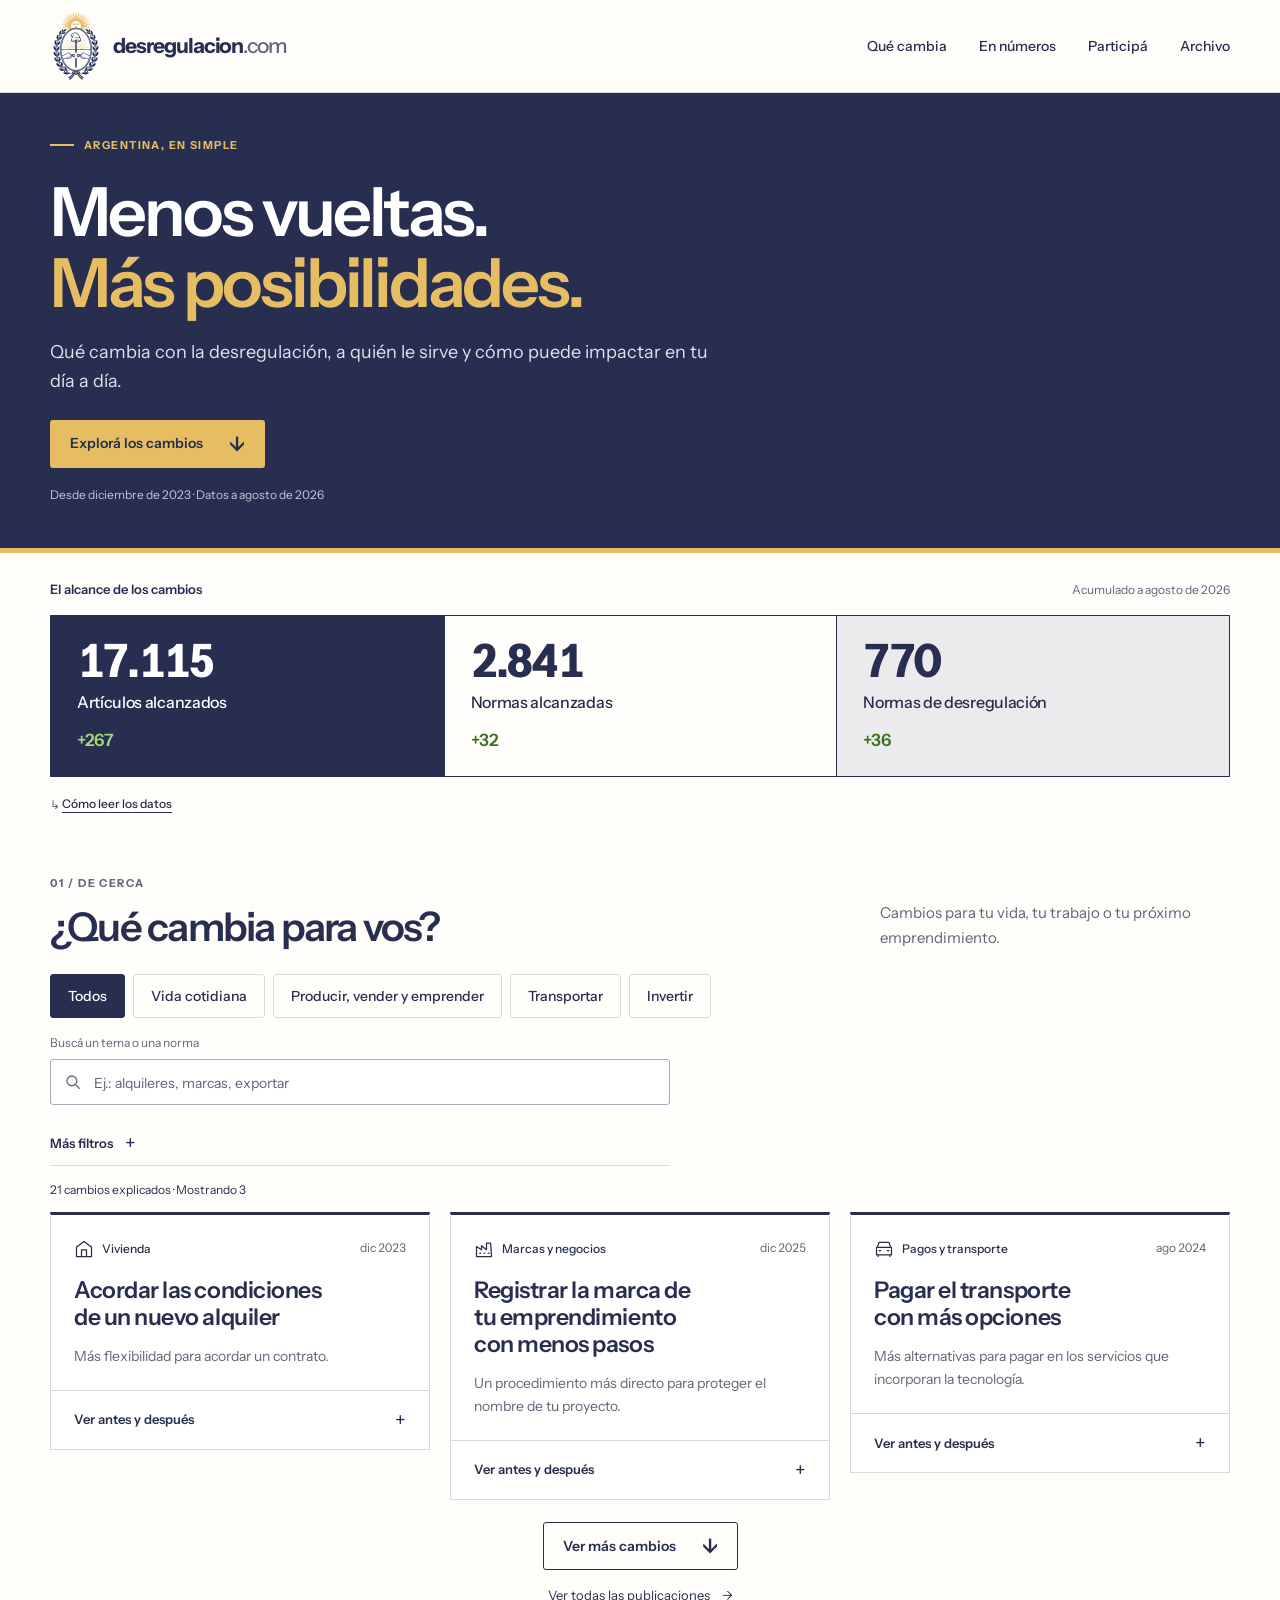
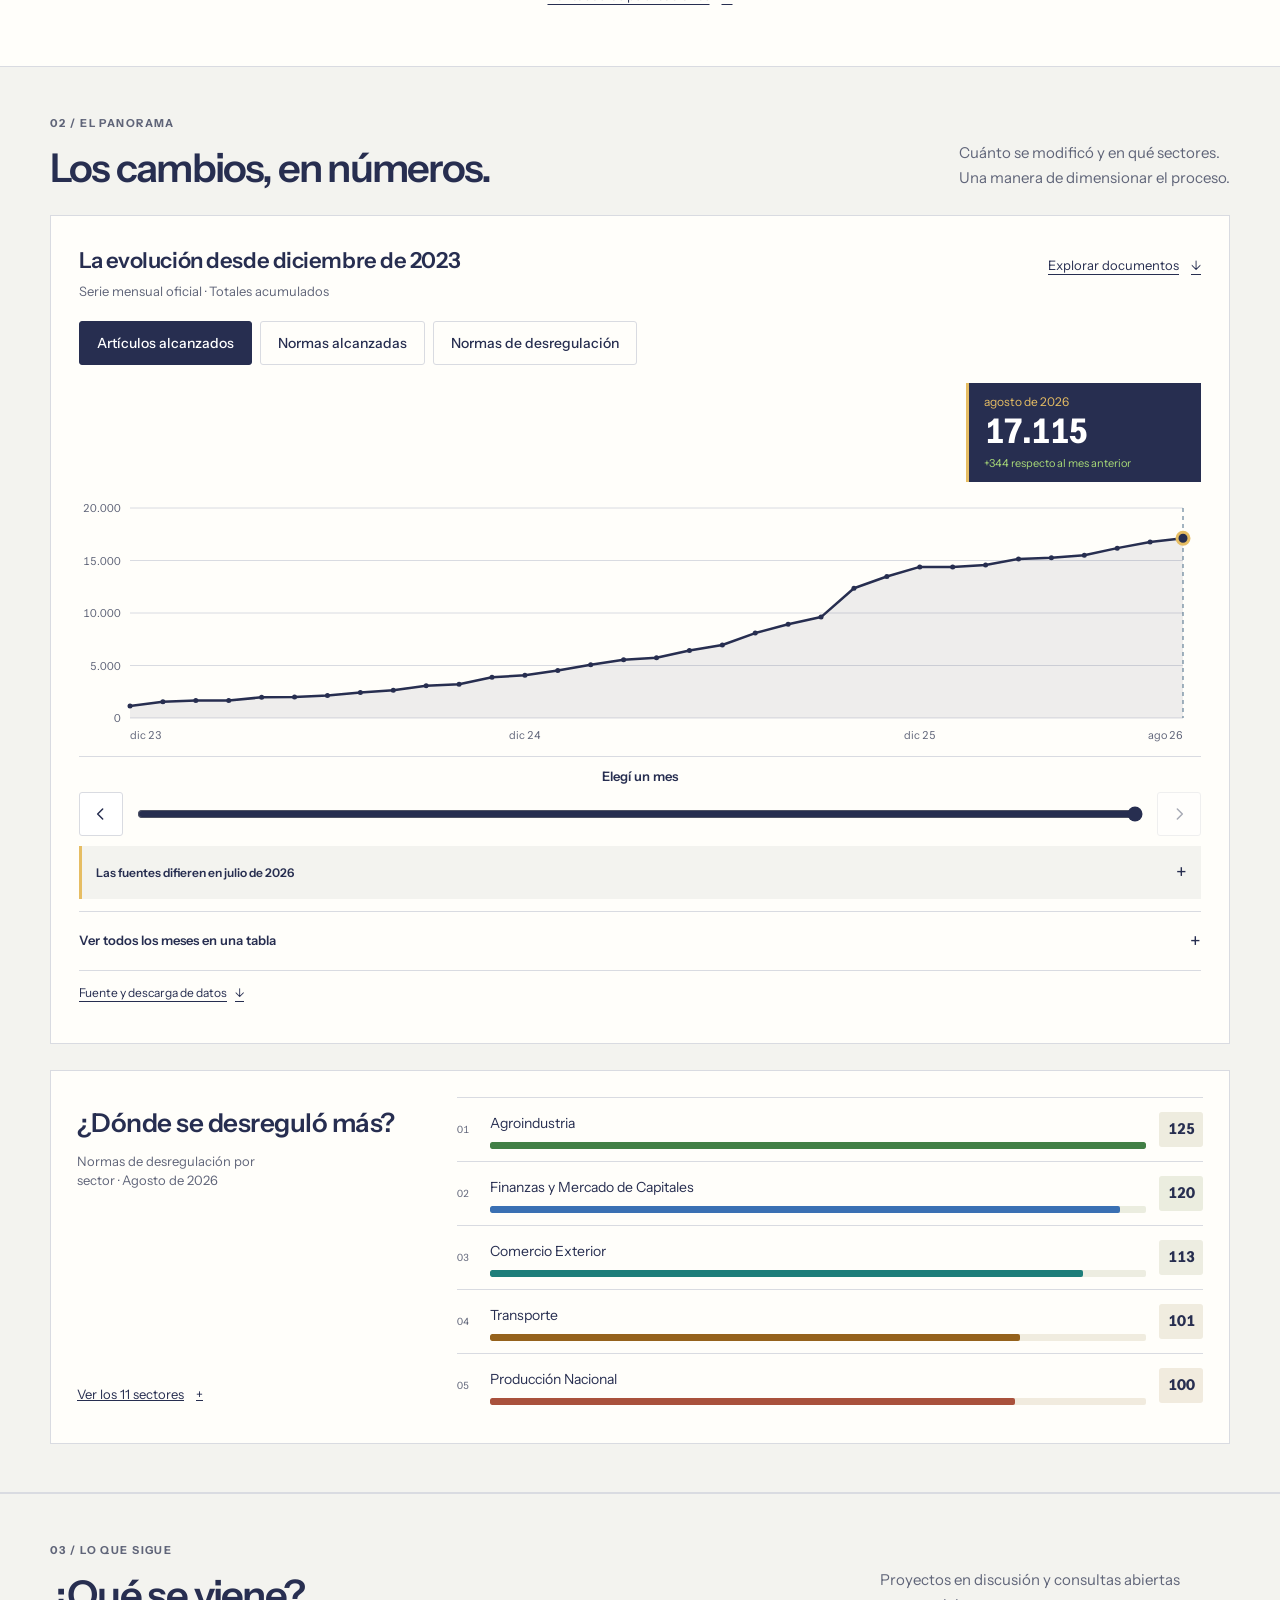
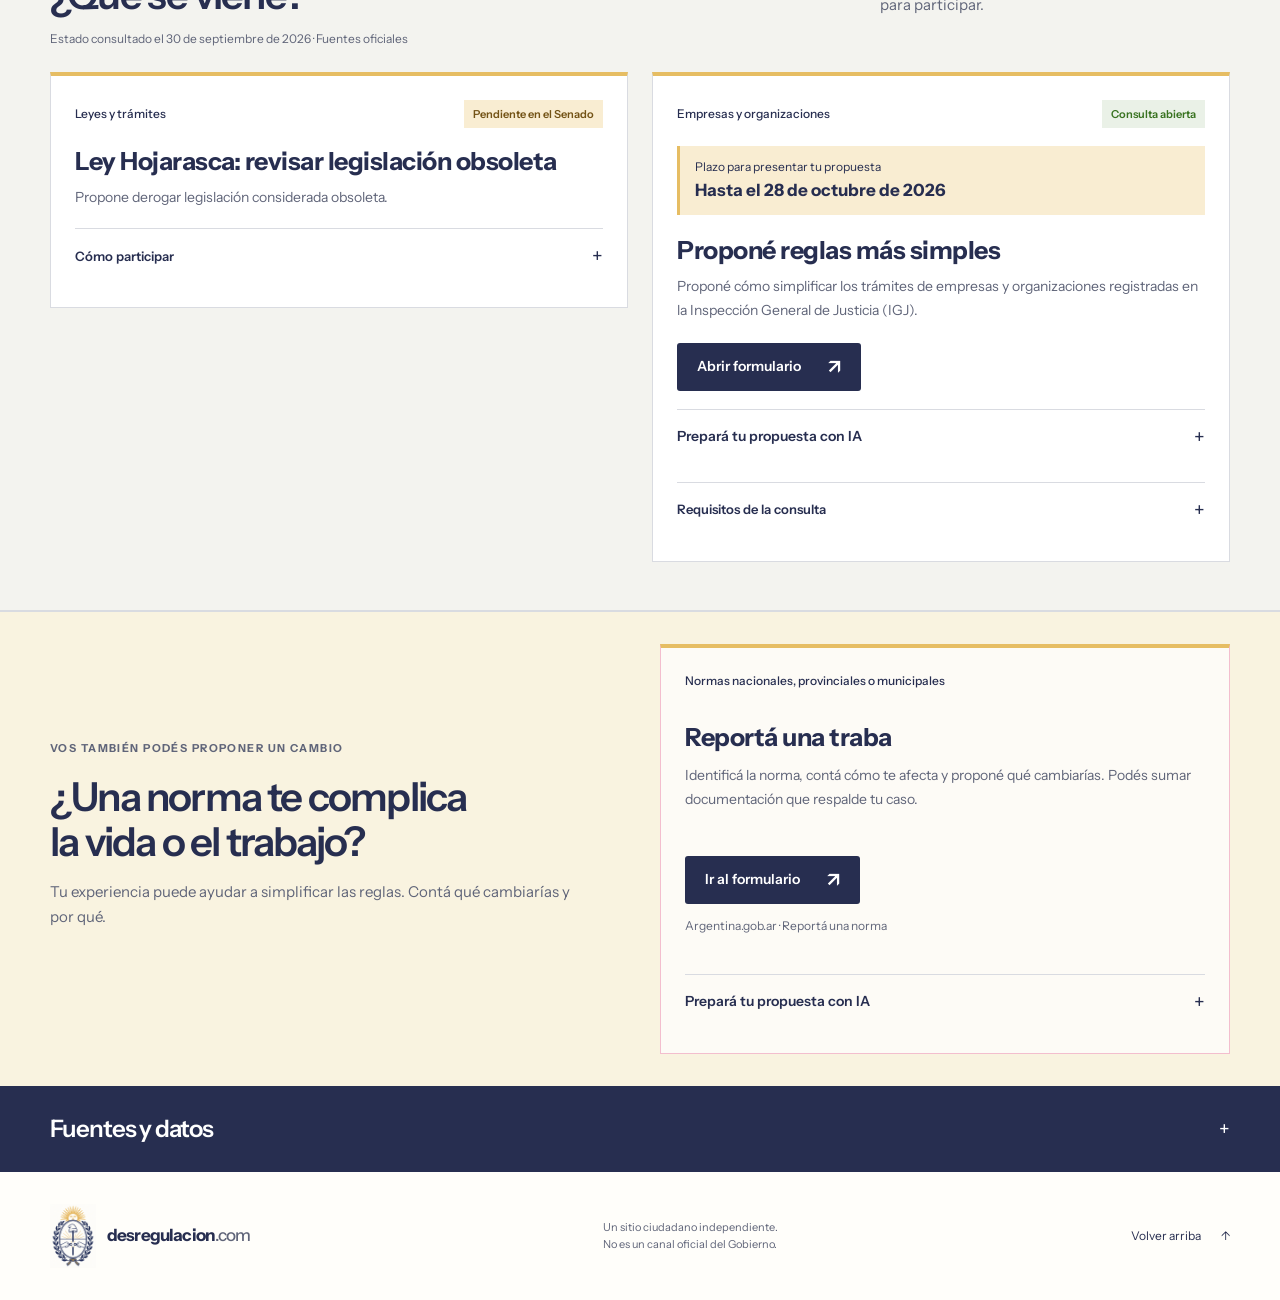
<file: index.html>
<!DOCTYPE html>
<html lang="es-AR">
<head>
  <meta charset="utf-8" />
  <meta name="viewport" content="width=device-width, initial-scale=1" />
  <meta name="theme-color" content="#272e50" />
  <title>Desregulación · Qué cambia para vos</title>
  <link rel="canonical" href="https://desregulacion.com/" />
  <meta name="description" content="Entendé qué cambió con la desregulación en Argentina, a quién le sirve y cómo participar. Historia desde diciembre de 2023, archivo de fuentes y cambios explicados en simple." />
  <link rel="preconnect" href="https://fonts.googleapis.com" />
  <link rel="preconnect" href="https://fonts.gstatic.com" crossorigin />
  <link href="https://fonts.googleapis.com/css2?family=Instrument+Sans:wght@400;500;600;700&display=swap" rel="stylesheet" />
  <link rel="icon" type="image/png" href="assets/favicon.png" />
  <link rel="stylesheet" href="styles.css" />
</head>
<body>
  <a class="skip-link" href="#contenido">Saltar al contenido</a>
  <header class="site-header">
    <div class="container header-inner">
      <a class="brand" href="#inicio" aria-label="Desregulación, inicio"><img class="brand-mark" src="assets/desregulacion-emblem-web.png" width="52" height="72" alt="" /><span>desregulacion<span class="brand-domain">.com</span></span></a>
      <nav aria-label="Navegación principal"><a href="#ejemplos">Qué cambia</a><a href="#numeros">En números</a><a href="#participar">Participá</a><a href="archivo/" data-archive-link>Archivo</a></nav>
    </div>
  </header>
  <main id="contenido" tabindex="-1">
    <section class="hero" id="inicio" aria-labelledby="hero-title">
      <div class="container hero-grid">
        <div class="hero-copy">
          <p class="eyebrow"><span class="little-line" aria-hidden="true"></span> Argentina, en simple</p>
          <h1 id="hero-title">Menos vueltas.<br><span>Más posibilidades.</span></h1>
          <p class="hero-description">Qué cambia con la desregulación, a quién le sirve y cómo puede impactar en tu día a día.</p>
          <a class="button button-gold" href="#ejemplos">Explorá los cambios <span aria-hidden="true">↓</span></a>
          <p class="hero-footnote">Desde diciembre de 2023 · Datos a agosto de 2026</p>
        </div>
      </div>
    </section>
    <div class="container">
      <div id="load-status" class="load-status" role="status" hidden><p>Cargando los datos del informe…</p></div>
      <noscript><div class="notice">Para explorar los cambios, activá JavaScript. También podés <a href="https://www.argentina.gob.ar/desregulacion/desregulacion-en-numeros">leer el informe en el sitio oficial</a>.</div></noscript>
      <section class="overview" aria-labelledby="overview-title">
        <div class="section-overline"><h2 id="overview-title">El alcance de los cambios</h2><span>Acumulado a agosto de 2026</span></div>
        <div class="kpis" id="kpis" aria-busy="true"></div>
        <p class="data-note"><span aria-hidden="true">↳</span> <a href="#metodologia">Cómo leer los datos</a></p>
      </section>
      <section class="changes section-space" id="ejemplos" aria-labelledby="changes-title">
        <div class="section-heading"><div><p class="eyebrow">01 / De cerca</p><h2 id="changes-title">¿Qué cambia para vos?</h2></div><p>Cambios para tu vida, tu trabajo o tu próximo emprendimiento.</p></div>
        <div id="explorer-status" class="load-status" role="status"><p>Cargando los cambios…</p></div>
        <div class="explorer-controls" id="explorer-controls" hidden>
          <div class="filters" role="group" aria-label="Filtrar cambios por interés">
            <button type="button" class="filter" data-filter="todos" aria-pressed="true" aria-controls="examples">Todos</button>
            <button type="button" class="filter" data-filter="cotidiana" aria-pressed="false" aria-controls="examples">Vida cotidiana</button>
            <button type="button" class="filter" data-filter="producir" aria-pressed="false" aria-controls="examples">Producir, vender y emprender</button>
            <button type="button" class="filter" data-filter="transporte" aria-pressed="false" aria-controls="examples">Transportar</button>
            <button type="button" class="filter" data-filter="invertir" aria-pressed="false" aria-controls="examples">Invertir</button>
          </div>
          <div class="search-wrap"><label for="search">Buscá un tema o una norma</label><div class="search-field"><svg viewBox="0 0 24 24" fill="none" stroke="currentColor" stroke-width="1.7" aria-hidden="true"><circle cx="10.5" cy="10.5" r="6.5"/><path d="m16 16 5 5"/></svg><input type="search" id="search" placeholder="Ej.: alquileres, marcas, exportar" autocomplete="off" /></div></div>
          <details class="advanced-filters" id="more-filters"><summary>Más filtros <span aria-hidden="true">+</span></summary><div class="explorer-fields"><div class="explorer-select"><label for="change-year">Año del cambio</label><select id="change-year"><option value="todos">Todos desde 2023</option><option value="2026">2026</option><option value="2025">2025</option><option value="2024">2024</option><option value="2023">2023</option></select></div>
          <div class="explorer-select"><label for="change-sort">Orden</label><select id="change-sort"><option value="destacados">Para empezar</option><option value="recientes">Más recientes</option><option value="antiguos">Desde el comienzo</option></select></div></div></details>
        </div>
        <div class="results-meta"><p id="result-count" role="status" aria-live="polite" aria-atomic="true"></p></div>
        <div class="examples" id="examples" aria-busy="true"></div>
        <div class="empty-state" id="empty-state" hidden><h3>No encontramos resultados con esos filtros</h3><p>Probá otro tema, elegí otro año o volvé a ver todo el período.</p><button class="button button-navy" id="reset-search" type="button">Ver todos los cambios</button></div>
        <div class="more-row"><button class="button button-outline" type="button" id="show-more" hidden>Ver más cambios <span aria-hidden="true">↓</span></button><a class="text-action" href="archivo/" data-archive-link>Ver todas las publicaciones <span aria-hidden="true">→</span></a></div>
      </section>
    </div>
    <section class="numbers-section" id="numeros" aria-labelledby="numbers-title">
      <div class="container">
        <div class="section-heading"><div><p class="eyebrow">02 / El panorama</p><h2 id="numbers-title">Los cambios, en números.</h2></div><p>Cuánto se modificó y en qué sectores.<br>Una manera de dimensionar el proceso.</p></div>
        <section class="history-panel" id="historial" aria-labelledby="history-title">
          <div class="history-heading"><div><h3 id="history-title">La evolución desde diciembre de 2023</h3><p>Serie mensual oficial · Totales acumulados</p></div><a href="archivo/" data-archive-link class="text-action">Explorar documentos <span aria-hidden="true">↓</span></a></div>
          <div class="history-controls" role="group" aria-label="Elegir indicador histórico">
            <button type="button" class="filter" data-metric="articulos" aria-pressed="true" aria-controls="history-chart">Artículos alcanzados</button>
            <button type="button" class="filter" data-metric="normativas" aria-pressed="false" aria-controls="history-chart">Normas alcanzadas</button>
            <button type="button" class="filter" data-metric="normas" aria-pressed="false" aria-controls="history-chart">Normas de desregulación</button>
          </div>
          <p id="history-status" role="status" aria-live="polite" hidden>Cargando la serie histórica…</p>
          <div id="history-chart" class="history-chart"></div>
          <div class="history-scrubber" id="history-scrubber" hidden><div class="history-slider-heading"><label for="history-month">Elegí un mes</label></div><div class="history-slider-row"><button id="history-prev" class="history-step" type="button" aria-label="Ver mes anterior"><svg viewBox="0 0 24 24" aria-hidden="true"><path d="m14 6-6 6 6 6"/></svg></button><input id="history-month" type="range" min="0" max="32" step="1" value="32" /><button id="history-next" class="history-step" type="button" aria-label="Ver mes siguiente"><svg viewBox="0 0 24 24" aria-hidden="true"><path d="m10 6 6 6-6 6"/></svg></button></div><p class="visually-hidden" id="history-selection-live" role="status" aria-live="polite"></p></div>
          <details class="history-reconciliation" id="history-reconciliation" hidden></details>
          <details class="data-table"><summary>Ver todos los meses en una tabla <span aria-hidden="true">+</span></summary><div id="history-table" class="table-scroll" role="region" aria-label="Tabla mensual, desplazable horizontalmente" tabindex="0"></div></details>
          <div class="history-sources"><a href="#fuente">Fuente y descarga de datos <span aria-hidden="true">↓</span></a></div>
        </section>
          <section class="sector-panel" id="sectores" aria-labelledby="sector-title"><div class="panel-heading"><h3 id="sector-title">¿Dónde se desreguló más?</h3><p>Normas de desregulación por sector · Agosto de 2026</p></div><ol class="sectors" id="sectors" aria-busy="true"></ol><div class="sector-more"><button id="show-sectors" class="text-action" type="button" aria-expanded="false" aria-controls="sectors" hidden>Ver los 11 sectores <span aria-hidden="true">+</span></button></div></section>
      </div>
    </section>
    <section class="upcoming-section" id="proximos" aria-labelledby="upcoming-title">
      <div class="container">
        <div class="section-heading"><div><p class="eyebrow">03 / Lo que sigue</p><h2 id="upcoming-title">¿Qué se viene?</h2></div><p>Proyectos en discusión y consultas abiertas para participar.</p></div>
        <p class="upcoming-reviewed" id="upcoming-reviewed"></p>
        <div id="upcoming-status" class="load-status" role="status"><p>Cargando las propuestas…</p></div>
        <div class="upcoming-grid" id="upcoming-cards">
          <article class="upcoming-card" id="igj-channel" aria-labelledby="igj-channel-title">
            <p class="category">Empresas y organizaciones</p><p class="proposal-deadline"><span>Plazo para presentar tu propuesta</span><strong>Hasta el <time datetime="2026-10-28">28 de octubre de 2026</time></strong></p><h3 id="igj-channel-title">Proponé reglas más simples</h3><p>Proponé cómo simplificar los trámites de empresas y organizaciones registradas en la Inspección General de Justicia (IGJ).</p>
            <div class="participation-action"><a class="button button-navy" href="https://www.argentina.gob.ar/formularios/consulta-publica-modificacion-de-la-rg-igj-152024" target="_blank" rel="noopener">Abrir formulario <span aria-hidden="true">↗</span><span class="visually-hidden">(nueva pestaña)</span></a><small>Argentina.gob.ar · Consulta pública de la IGJ</small></div>
            <div data-ai-channel="igj"></div>
          </article>
        </div>

      </div>
    </section>
    <section class="participation-section" id="participar" aria-labelledby="participation-title">
      <div class="container">
        <div class="participation-intro"><p class="eyebrow">Vos también podés proponer un cambio</p><h2 id="participation-title">¿Una norma te complica<br>la vida o el trabajo?</h2><p>Tu experiencia puede ayudar a simplificar las reglas. Contá qué cambiarías y por qué.</p></div>
        <div class="participation-channels">
          <article class="participation-card" id="reportar-norma" aria-labelledby="report-channel-title">
            <p class="category">Normas nacionales, provinciales o municipales</p>
            <h3 id="report-channel-title">Reportá una traba</h3>
            <p>Identificá la norma, contá cómo te afecta y proponé qué cambiarías. Podés sumar documentación que respalde tu caso.</p>
            <div class="participation-action"><a class="button button-navy" href="https://www.argentina.gob.ar/formularios/reportar-normativa" target="_blank" rel="noopener">Ir al formulario <span aria-hidden="true">↗</span><span class="visually-hidden">(nueva pestaña)</span></a><small>Argentina.gob.ar · Reportá una norma</small></div>
            <div data-ai-channel="norma"></div>
          </article>

        </div>
      </div>
    </section>
    <section class="source-section" id="fuente" aria-labelledby="source-title">
      <div class="container"><details id="source-details" class="source-details"><summary><h2 id="source-title">Fuentes y datos</h2><span aria-hidden="true">+</span></summary>
        <p class="source-intro">Publicaciones oficiales desde diciembre de 2023, explicadas en lenguaje cotidiano por este sitio.</p>
        <details id="metodologia" class="metric-definitions"><summary>Cómo leer las cifras <span aria-hidden="true">+</span></summary><dl><div><dt>Artículos alcanzados</dt><dd>Artículos modificados o eliminados por las medidas de desregulación.</dd></div><div><dt>Normas alcanzadas</dt><dd>Normas modificadas o eliminadas. Una norma puede contener varios artículos.</dd></div><div><dt>Normas de desregulación</dt><dd>Medidas publicadas que introducen cambios. Una medida puede alcanzar varias normas.</dd></div></dl><p>Las fechas indican la publicación o edición de la fuente. Cada explicación enlaza al texto oficial para revisar su alcance.</p></details>
        <div class="source-links compact-source-links">
          <a id="pdf-link" href="https://www.argentina.gob.ar/sites/default/files/2025/06/informe_analisis_de_la_desregulacion_implementada_agosto.pdf" target="_blank" rel="noopener"><span><strong>Informe oficial · Agosto 2026</strong><small>PDF · Se abre en una pestaña nueva</small></span><span class="source-icon" aria-hidden="true"><svg viewBox="0 0 24 24"><path d="M6 18 18 6M6 6h12v12"/></svg></span></a>
          <a href="https://www.argentina.gob.ar/desregulacion/desregulacion-en-numeros" target="_blank" rel="noopener"><span><strong>Desregulación en Números</strong><small>Portal oficial · Informes y metodología · Nueva pestaña</small></span><span class="source-icon" aria-hidden="true"><svg viewBox="0 0 24 24"><path d="M6 18 18 6M6 6h12v12"/></svg></span></a>
          <a href="https://www.argentina.gob.ar/cnv/consultas-publicas" target="_blank" rel="noopener"><span><strong>Consultas públicas de la CNV</strong><small>Otras oportunidades para participar · Nueva pestaña</small></span><span class="source-icon" aria-hidden="true"><svg viewBox="0 0 24 24"><path d="M6 18 18 6M6 6h12v12"/></svg></span></a>
          <a id="download-data" href="data/august-2026.json" download="desregulacion-agosto-2026.json"><span><strong>Descargar cifras de agosto de 2026</strong><small>JSON · Cifras y medidas del informe mensual</small></span><span class="source-icon" aria-hidden="true"><svg viewBox="0 0 24 24"><path d="M12 4v14m-6-6 6 6 6-6M5 21h14"/></svg></span></a>
        </div>
        <div class="data-downloads"><a id="download-history" href="data/history.json" download="desregulacion-historia.json">Serie mensual · JSON ↓</a><a id="download-citizen" href="data/citizen.json" download="desregulacion-cambios-desde-2023.json">Explicaciones · JSON ↓</a><a href="archivo/" data-archive-link>Archivo y descarga del índice →</a></div>
      </details></div>
    </section>
  </main>
  <footer class="container footer"><a class="brand" href="#inicio"><img class="brand-mark" src="assets/desregulacion-emblem-web.png" width="52" height="72" alt="" /><span>desregulacion<span class="brand-domain">.com</span></span></a><p>Un sitio ciudadano independiente.<br>No es un canal oficial del Gobierno.</p><a href="#inicio" class="back-top">Volver arriba <span aria-hidden="true">↑</span></a></footer>
  <script src="site.js"></script>
  <script src="app.js"></script>
  <script src="history.js"></script>
  <script src="participation-ai.js"></script>
  <script src="explorer.js"></script>
  <script src="navigation.js"></script>
</body>
</html>
</file>
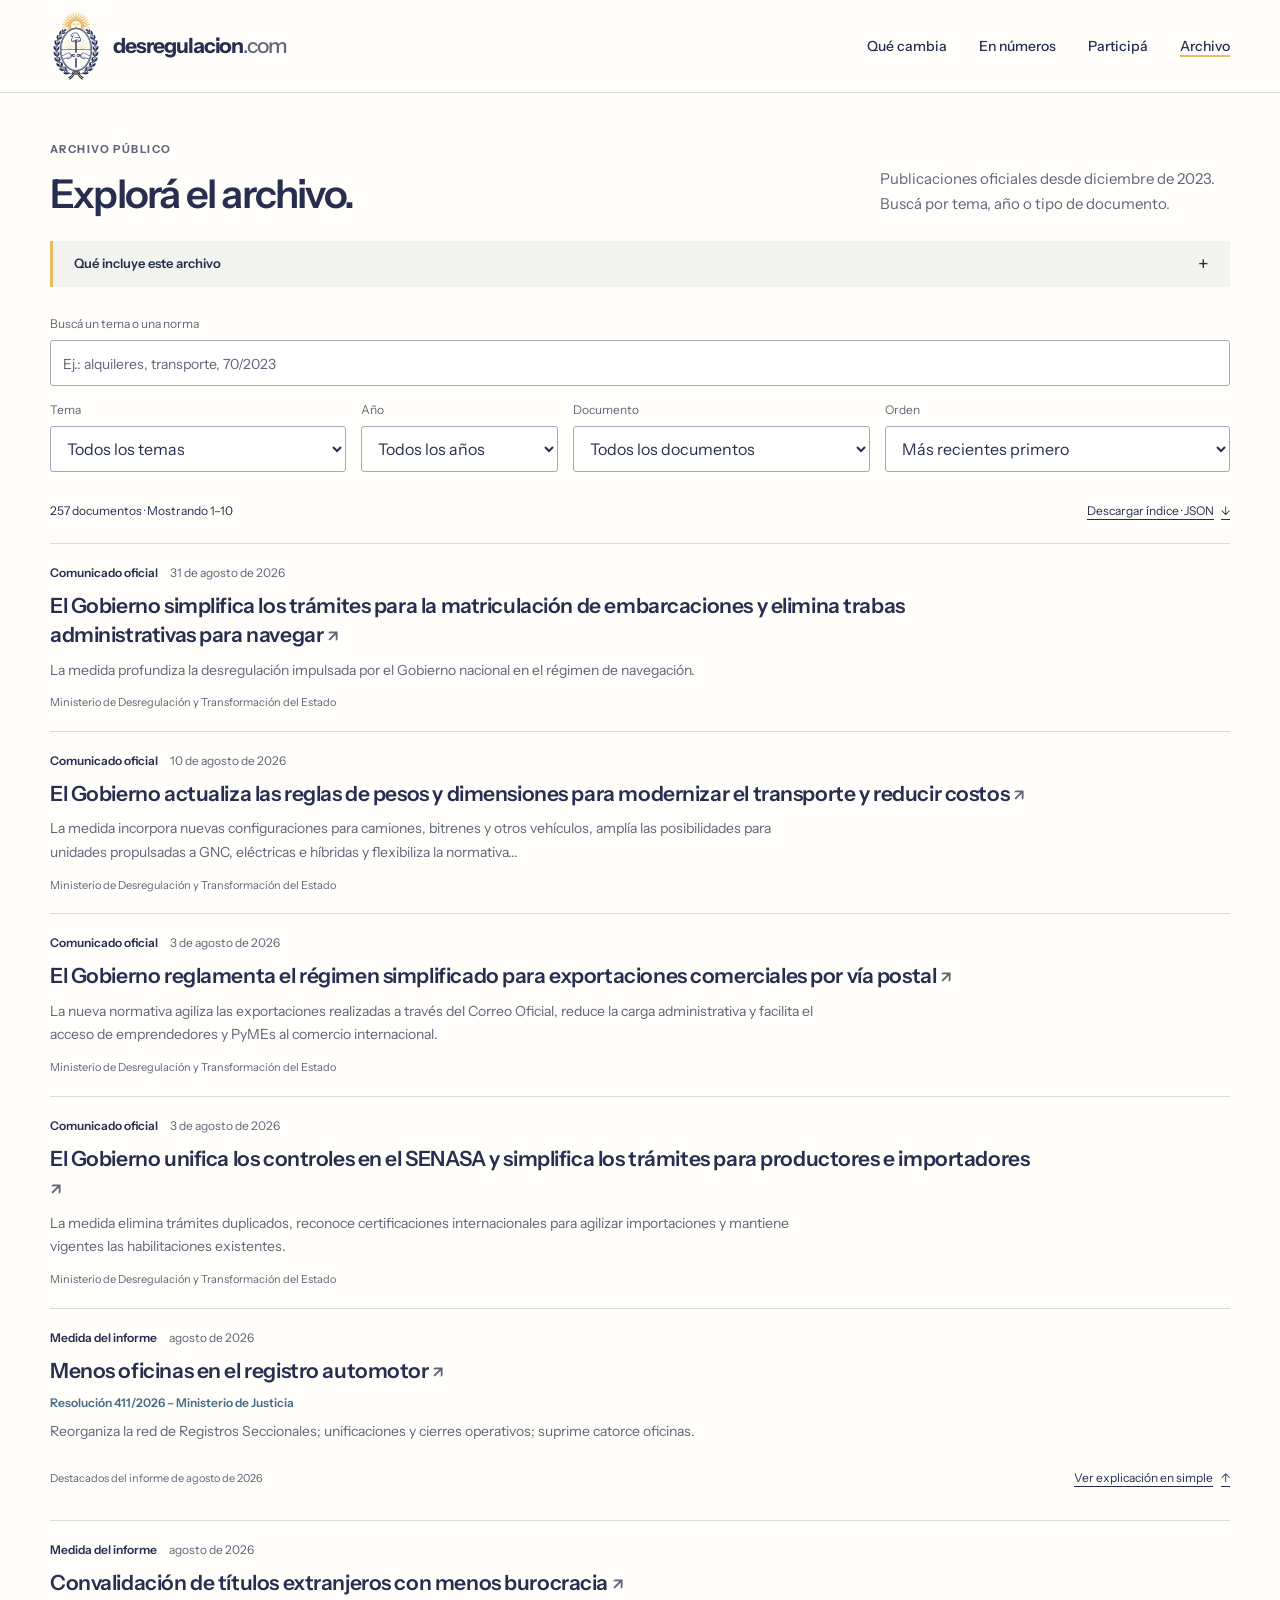
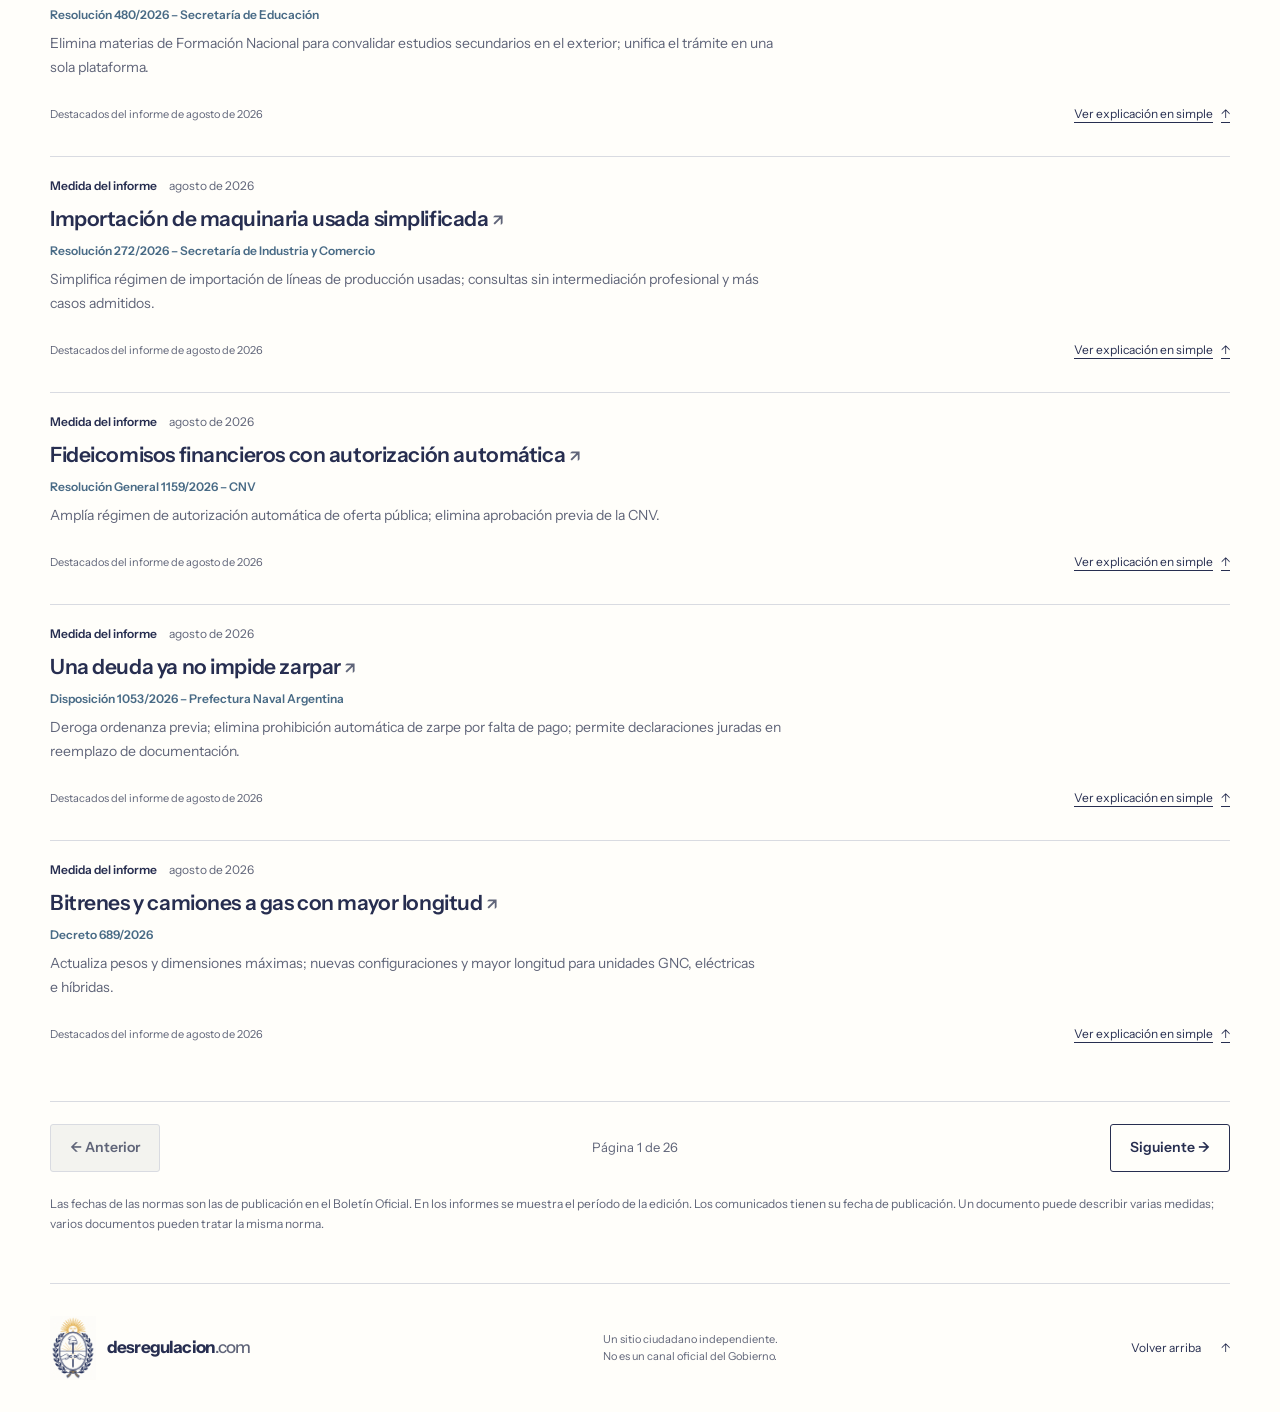
<file: archivo/index.html>
<!DOCTYPE html>
<html lang="es-AR" data-asset-base="../" data-page="archive">
<head>
  <meta charset="utf-8" />
  <meta name="viewport" content="width=device-width, initial-scale=1" />
  <meta name="theme-color" content="#272e50" />
  <title>Archivo público · Desregulación</title>
  <link rel="canonical" href="https://desregulacion.com/archivo/" />
  <meta name="description" content="Buscá normas, informes y comunicados oficiales de desregulación desde diciembre de 2023. Filtrá por tema, año y tipo de documento." />
  <link rel="preconnect" href="https://fonts.googleapis.com" />
  <link rel="preconnect" href="https://fonts.gstatic.com" crossorigin />
  <link href="https://fonts.googleapis.com/css2?family=Instrument+Sans:wght@400;500;600;700&display=swap" rel="stylesheet" />
  <link rel="icon" type="image/png" href="../assets/favicon.png" />
  <link rel="stylesheet" href="../styles.css" />
</head>
<body>
  <a class="skip-link" href="#archivo">Saltar al archivo</a>
  <header class="site-header">
    <div class="container header-inner">
      <a class="brand" href="../#inicio" aria-label="Desregulación, inicio"><img class="brand-mark" src="../assets/desregulacion-emblem-web.png" width="52" height="72" alt="" /><span>desregulacion<span class="brand-domain">.com</span></span></a>
      <nav aria-label="Navegación principal"><a href="../#ejemplos">Qué cambia</a><a href="../#numeros">En números</a><a href="../#participar">Participá</a><a href="./" aria-current="page">Archivo</a></nav>
    </div>
  </header>
  <main id="archive-view">
    <section class="archive-section container section-space" id="archivo" aria-labelledby="archive-title">
      <div class="section-heading"><div><p class="eyebrow">Archivo público</p><h1 id="archive-title">Explorá el archivo.</h1></div><p>Publicaciones oficiales desde diciembre de 2023. Buscá por tema, año o tipo de documento.</p></div>
      <noscript><p class="notice">Para buscar en el archivo, activá JavaScript. También podés <a href="https://www.argentina.gob.ar/desregulacion/desregulacion-en-numeros">consultar los informes oficiales</a>.</p></noscript>
      <details class="archive-coverage"><summary>Qué incluye este archivo <span aria-hidden="true">+</span></summary><p id="archive-coverage">El historial de cifras comienza en diciembre de 2023. El índice de documentos no es todavía un inventario individual de todas las normas de desregulación.</p></details>
      <form class="archive-controls" id="archive-controls" role="search" aria-label="Buscar en el archivo" hidden>
        <div class="archive-search"><label for="archive-search">Buscá un tema o una norma</label><input id="archive-search" type="search" placeholder="Ej.: alquileres, transporte, 70/2023" autocomplete="off" /></div>
        <div><label for="archive-topic">Tema</label><select id="archive-topic"><option value="todos">Todos los temas</option><option value="cotidiana">Vida cotidiana</option><option value="producir">Producir, vender y emprender</option><option value="transporte">Transportar</option><option value="invertir">Invertir</option></select></div>
        <div><label for="archive-year">Año</label><select id="archive-year"><option value="todos">Todos los años</option></select></div>
        <div><label for="archive-kind">Documento</label><select id="archive-kind"><option value="todos">Todos los documentos</option><option value="norma">Normas de referencia</option><option value="medida">Medidas del informe</option><option value="informe">Informes mensuales</option><option value="comunicado">Comunicados oficiales</option></select></div>
        <div><label for="archive-sort">Orden</label><select id="archive-sort"><option value="recientes">Más recientes primero</option><option value="antiguos">Desde el comienzo</option></select></div>
      </form>
      <div class="archive-meta"><p id="archive-count" role="status" aria-live="polite" aria-atomic="true">Cargando documentos…</p><a id="download-archive" href="../data/archive.json" download="desregulacion-archivo.json">Descargar índice · JSON <span aria-hidden="true">↓</span></a></div>
      <div id="archive-results" tabindex="-1"><ol class="archive-list" id="archive-list"></ol></div>
      <div class="empty-state" id="archive-empty" hidden><h3>No encontramos documentos con esos filtros</h3><p>Probá otro tema o ampliá el año y el tipo de documento.</p><button type="button" class="button button-navy" id="archive-reset">Limpiar filtros</button></div>
      <nav class="archive-pagination" aria-label="Páginas del archivo" id="archive-pagination" hidden><button type="button" id="archive-prev" class="button button-outline">← Anterior</button><span id="archive-page"></span><button type="button" id="archive-next" class="button button-outline">Siguiente →</button></nav>
      <p class="chart-note">Las fechas de las normas son las de publicación en el Boletín Oficial. En los informes se muestra el período de la edición. Los comunicados tienen su fecha de publicación. Un documento puede describir varias medidas; varios documentos pueden tratar la misma norma.</p>
    </section>
  </main>
  <footer class="container footer"><a class="brand" href="../#inicio"><img class="brand-mark" src="../assets/desregulacion-emblem-web.png" width="52" height="72" alt="" /><span>desregulacion<span class="brand-domain">.com</span></span></a><p>Un sitio ciudadano independiente.<br>No es un canal oficial del Gobierno.</p><a href="../#inicio" class="back-top">Volver arriba <span aria-hidden="true">↑</span></a></footer>
  <script src="../site.js"></script>
  <script src="../archive.js"></script>
  <script src="../navigation.js"></script>
</body>
</html>
</file>
<file: styles.css>
:root {
  color-scheme: light;
  --navy: #272e50; --gold: #e6bd63; --paper: #fffefa; --white: #fff;
  --pale: #f3f3ef; --text: #272e50; --muted: #606579; --line: #d9dbe1;
  --line-dark: #525a76; --green: #397321; --green-light: #a7d877;
  --blue: #496b86; --gray: #777d88;
  --comparison-before: oklch(0.49 0.095 65);
  --font: "Instrument Sans", -apple-system, BlinkMacSystemFont, "Segoe UI", sans-serif;
}
* { box-sizing: border-box; }
html { scroll-behavior: smooth; scroll-padding-top: 24px; }
body { margin: 0; background: var(--paper); color: var(--text); font: 400 16px/1.5 var(--font); -webkit-font-smoothing: antialiased; }
button, input { font: inherit; }
button, a, input, summary { touch-action: manipulation; }
button, summary { cursor: pointer; }
a { color: inherit; text-underline-offset: 4px; }
button { color: inherit; }
button, a { -webkit-tap-highlight-color: transparent; }
button:active, .button:active { transform: translateY(1px); }
:focus-visible { outline: 3px solid var(--blue); outline-offset: 5px; }
.hero :focus-visible, .source-section :focus-visible { outline-color: var(--gold); }
[hidden] { display: none !important; }
.visually-hidden { position: absolute; width: 1px; height: 1px; padding: 0; margin: -1px; overflow: hidden; clip-path: inset(50%); white-space: nowrap; border: 0; }
h1, h2, h3, p { margin: 0; }
h1, h2, h3 { text-wrap: balance; }
p { text-wrap: pretty; }
h1, h2 { letter-spacing: -.045em; }
h2 { font-size: clamp(30px, 3.1vw, 42px); font-weight: 600; line-height: 1.14; }
h3 { letter-spacing: -.02em; }
svg { display: block; flex: none; }
.container { width: min(1180px, calc(100% - 80px)); margin-inline: auto; }
.skip-link { position: absolute; z-index: 10; top: 12px; left: 12px; padding: 12px 20px; background: var(--gold); transform: translateY(-180%); font-weight: 700; }
.skip-link:focus { transform: translateY(0); }
.site-header { background: var(--paper); border-bottom: 1px solid var(--line); }
.header-inner { min-height: 92px; display: flex; align-items: center; justify-content: space-between; gap: 24px; }
.brand { min-height: 44px; display: inline-flex; align-items: center; gap: 11px; text-decoration: none; font-size: 21px; font-weight: 700; letter-spacing: -.05em; }
.brand-domain { color: var(--muted); font-weight: 500; }
.brand-mark { display: block; width: 52px; height: 72px; object-fit: cover; flex: none; }
.arrow-circle { width: 32px; height: 32px; border-radius: 50%; display: inline-flex; align-items: center; justify-content: center; background: var(--gold); color: var(--navy); font: 500 25px/1 var(--font); flex: none; }
nav { display: flex; gap: 32px; }
nav a { display: flex; align-items: center; gap: 8px; min-height: 44px; font-size: 14px; font-weight: 500; text-decoration: none; }
.hero { color: var(--white); background: var(--navy); border-bottom: 5px solid var(--gold); }
.hero-grid { display: grid; grid-template-columns: 1fr 272px; gap: 70px; padding-block: 68px 64px; }
.eyebrow { display: flex; align-items: center; gap: 10px; margin-bottom: 22px; font-size: 11px; font-weight: 700; text-transform: uppercase; letter-spacing: .13em; }
.hero .eyebrow, .source-section .eyebrow { color: var(--gold); }
.little-line { width: 24px; height: 2px; background: currentColor; }
h1 { font-size: clamp(46px, 5.3vw, 72px); line-height: 1.05; font-weight: 600; }
h1 span { color: var(--gold); }
.hero-description { max-width: 490px; font-size: 18px; line-height: 1.6; margin-top: 25px; color: #e0e2ed; }
.button { display: inline-flex; align-items: center; justify-content: center; gap: 26px; min-height: 48px; padding: 12px 19px; border: 1px solid transparent; border-radius: 3px; font-size: 14px; font-weight: 600; text-decoration: none; transition: background-color 150ms ease, border-color 150ms ease; }
.button span { font-size: 20px; line-height: 1; }
.button-gold { background: var(--gold); color: var(--navy); margin-top: 28px; }
.button-navy { background: var(--navy); color: var(--white); }
.button-outline { background: transparent; border-color: var(--navy); }
.hero-footnote { font-size: 12px; color: #c2c6d7; margin-top: 16px; }
.section-overline { display: flex; align-items: center; justify-content: space-between; gap: 12px; padding-block: 28px 16px; }
.section-overline h2 { font-size: 13px; letter-spacing: 0; font-weight: 600; }
.section-overline > span { color: var(--muted); font-size: 12px; }
.kpis { display: grid; grid-template-columns: repeat(3, 1fr); border: 1px solid var(--navy); }
.kpi { padding: 27px 30px 23px; position: relative; }
.kpi + .kpi { border-left: 1px solid var(--navy); }
.kpi:first-child { background: var(--navy); color: var(--white); }
.kpi:last-child { background: #ebebed; }
.kpi .value { font-size: clamp(40px, 4.5vw, 59px); line-height: 1; letter-spacing: -.06em; font-weight: 700; font-variant-numeric: tabular-nums; }
.kpi h3 { min-height: 45px; margin-top: 12px; max-width: 245px; font-size: 17px; font-weight: 500; line-height: 1.3; }
.kpi-bottom { margin-top: 28px; display: flex; align-items: center; justify-content: space-between; }
.delta { color: var(--green); font-size: 20px; font-weight: 600; }
.delta small { color: var(--muted); font-size: 12px; font-weight: 400; margin-left: 5px; }
.kpi:first-child .delta { color: var(--green-light); }
.kpi:first-child .delta small { color: #c2c6d7; }
.kpi .arrow-circle { width: 23px; height: 23px; font-size: 19px; }
.data-note { font-size: 12px; line-height: 1.7; color: var(--muted); margin-top: 16px; }
.data-note a { color: var(--navy); font-weight: 500; }
.section-space { padding-block: 76px; }
.section-heading { display: flex; align-items: flex-end; justify-content: space-between; gap: 50px; margin-bottom: 32px; }
.section-heading .eyebrow { margin-bottom: 14px; color: var(--muted); }
.section-heading > p { max-width: 350px; color: var(--muted); font-size: 15px; line-height: 1.65; }
.explorer-controls { display: flex; flex-direction: column; gap: 22px; margin-bottom: 19px; }
.filters { display: flex; gap: 8px; flex-wrap: wrap; }
.filter { padding: 10px 17px; min-height: 44px; border: 1px solid var(--line); border-radius: 3px; background: transparent; font-size: 14px; font-weight: 500; transition: background-color 150ms ease; }
.filter[aria-pressed="true"] { background: var(--navy); color: var(--white); border-color: var(--navy); }
.search-wrap { max-width: 400px; width: 100%; }
.search-wrap label { display: block; color: var(--muted); font-size: 12px; margin-bottom: 7px; }
.search-field { display: flex; align-items: center; gap: 10px; border: 1px solid #a6a9b7; border-radius: 3px; padding-inline: 13px; background: var(--white); }
.search-field:focus-within { outline: 3px solid var(--blue); outline-offset: 3px; }
.search-field svg { width: 18px; height: 18px; color: var(--muted); }
.search-field input { border: 0; border-radius: 3px; color: var(--navy); width: 100%; min-width: 0; min-height: 44px; background: transparent; font-size: 16px; }
/* The field wrapper provides a visible focus ring for the input. */
.search-field input:focus-visible { outline: none; }
.search-field input::placeholder { color: var(--muted); font-size: 14px; }
.results-meta { display: flex; justify-content: space-between; gap: 16px; align-items: baseline; font-size: 12px; padding-block: 3px 13px; color: var(--muted); }
.results-meta p { color: var(--navy); }
.examples { display: grid; grid-template-columns: repeat(3, minmax(0, 1fr)); gap: 20px; align-items: start; }
.change-card { border: 1px solid var(--line); background: var(--white); border-top: 3px solid var(--navy); padding: 24px 23px 0; min-width: 0; scroll-margin-top: 28px; }
.card-top { display: flex; align-items: center; justify-content: space-between; gap: 10px; margin-bottom: 29px; }
.category { display: flex; align-items: center; gap: 8px; font-size: 12px; font-weight: 500; }
.category svg { width: 20px; height: 20px; }
.card-number { color: var(--muted); font-size: 12px; font-variant-numeric: tabular-nums; }
.change-card h3 { font-size: 24px; line-height: 1.17; font-weight: 600; min-height: 85px; }
.benefit { margin-top: 22px; padding: 14px 0 20px; border-top: 1px solid var(--line); }
.benefit p { font-size: 13px; line-height: 1.65; min-height: 64px; }
.change-card details { margin-inline: -23px; border-top: 1px solid var(--line); }
summary { list-style: none; display: flex; align-items: center; justify-content: space-between; gap: 14px; min-height: 53px; padding: 14px 23px; font-weight: 600; font-size: 13px; }
summary::-webkit-details-marker { display: none; }
summary > span { font-size: 20px; font-weight: 400; }
details[open] > summary { background: var(--pale); }
details[open] > summary > span { transform: rotate(45deg); }
.card-details { padding: 22px 23px; font-size: 13px; }
.comparison { margin: 0; display: grid; gap: 14px; }
.comparison dt { color: var(--muted); font-size: 11px; font-weight: 600; text-transform: uppercase; letter-spacing: .05em; }
.comparison dd { margin: 5px 0 0; line-height: 1.65; }
.comparison-highlight { padding: 13px 14px; border-left: 3px solid var(--comparison-accent); background: color-mix(in oklch, var(--comparison-accent) 8%, var(--white)); }
.comparison-before { --comparison-accent: var(--comparison-before); }
.comparison-after { --comparison-accent: var(--green); }
.comparison-highlight dt { color: var(--comparison-accent); font-weight: 700; }
.norma { margin-top: 20px; font-size: 12px; font-weight: 600; line-height: 1.65; }
.report-link { display: flex; align-items: center; min-height: 44px; gap: 8px; font-size: 12px; text-decoration: underline; }
.more-row { display: flex; align-items: center; flex-direction: column; gap: 14px; margin-top: 28px; }
.more-row > p { font-size: 12px; color: var(--muted); }
.empty-state { padding: 45px 24px; text-align: center; border: 1px dashed var(--line); }
.empty-state p { margin: 12px auto 22px; color: var(--muted); }
.numbers-section { padding-block: 66px; border-top: 1px solid var(--line); border-bottom: 1px solid var(--line); background: var(--pale); }
.sector-panel { background: var(--paper); border: 1px solid var(--line); padding: 26px; }
.panel-heading h3 { font-size: 18px; font-weight: 600; }
.panel-heading p { color: var(--muted); font-size: 12px; margin-top: 5px; }
.chart-note { font-size: 12px; line-height: 1.7; color: var(--muted); margin-top: 22px; }
.data-table { border-top: 1px solid var(--line); margin-top: 22px; }
.data-table summary { padding-inline: 0; }
table { width: 100%; border-collapse: collapse; font-size: 12px; margin-bottom: 15px; }
caption { text-align: left; margin-bottom: 12px; color: var(--muted); }
th, td { text-align: right; padding: 10px 5px; border-bottom: 1px solid var(--line); font-variant-numeric: tabular-nums; }
th:first-child { text-align: left; }
.sectors { padding: 0; margin: 22px 0 0; list-style: none; }
.sector { display: grid; grid-template-columns: 19px 1fr 30px; align-items: center; gap: 9px; padding: 10px 0; border-top: 1px solid var(--line); }
.sector-rank { font-size: 10px; color: var(--muted); font-variant-numeric: tabular-nums; }
.sector-name { font-size: 13px; }
.sector-n { font-size: 15px; font-weight: 700; text-align: right; font-variant-numeric: tabular-nums; }
.sector-track { height: 7px; background: color-mix(in oklch, var(--sector-color) 12%, var(--paper)); margin-top: 8px; border-radius: 2px; overflow: hidden; }
.sector-fill { height: 100%; background: var(--sector-color); border-radius: inherit; }
.source-section { background: var(--navy); color: var(--white); padding-block: 60px; }
.source-links a { display: grid; grid-template-columns: minmax(0, 1fr) 40px; gap: 20px; align-items: center; padding-block: 21px; border-bottom: 1px solid var(--line-dark); text-decoration: none; }
.source-links strong { font-size: 15px; font-weight: 500; }
.source-links small { display: block; font-size: 12px; color: #c2c6d7; margin-top: 6px; }
.source-links a > span:first-child { min-width: 0; }
.source-icon { width: 40px; height: 40px; display: grid; place-items: center; border-radius: 50%; background: var(--gold); color: var(--navy); }
.source-icon svg { width: 20px; height: 20px; fill: none; stroke: currentColor; stroke-width: 1.8; stroke-linecap: round; stroke-linejoin: round; }
.footer { display: flex; align-items: center; justify-content: space-between; gap: 32px; padding-block: 32px; }
.footer .brand { font-size: 17px; }
.footer .brand-mark { width: 46px; height: 64px; }
.footer p { color: var(--muted); font-size: 11px; }
.back-top { display: flex; align-items: center; min-height: 44px; gap: 20px; font-size: 12px; text-decoration: none; }
.load-status { margin-top: 24px; font-size: 14px; }
.load-status:has(.button), .notice { border: 1px solid var(--line); padding: 24px; }
.load-status .button { margin-top: 14px; }
.notice { margin-top: 24px; }
@media (hover: hover) and (pointer: fine) {
  nav a:hover, .back-top:hover { text-decoration: underline; }
  .button-gold:hover { background: #f1cd7d; }
  .button-navy:hover { background: var(--blue); }
  .button-outline:hover, .filter:not([aria-pressed="true"]):hover { background: #ebebed; }
  summary:hover { background: var(--pale); }
  .source-links a:hover strong { text-decoration: underline; text-underline-offset: 4px; }
}
@media (max-width: 1000px) {
  .hero-grid { gap: 36px; grid-template-columns: 1fr 225px; }
  .examples { grid-template-columns: repeat(2, minmax(0, 1fr)); }
  .section-heading { gap: 30px; }
  .section-heading > p { max-width: 290px; }
  .sector-panel { padding: 20px; }
  .brand { font-size: 18px; }
  nav { gap: 20px; }
}
@media (max-width: 720px) {
  .container { width: calc(100% - 40px); }
  .header-inner { min-height: 102px; flex-direction: column; justify-content: center; gap: 0; padding-top: 7px; }
  .brand { font-size: 20px; }
  nav { justify-content: space-between; width: 100%; max-width: 340px; gap: 16px; }
  nav a { font-size: 13px; }
  .hero-grid { grid-template-columns: 1fr; padding-block: 39px 35px; gap: 32px; }
  h1 { font-size: clamp(42px, 8vw, 59px); }
  .hero-description { font-size: 16px; max-width: 460px; margin-top: 22px; }
  .hero .eyebrow { margin-bottom: 22px; }
  .hero-footnote { font-size: 11px; }
  .section-overline { align-items: flex-start; flex-direction: column; gap: 5px; padding-top: 24px; }
  .kpis { grid-template-columns: 1fr; }
  .kpi { display: grid; grid-template-columns: 113px 1fr; padding: 23px 20px; gap: 9px 18px; align-items: center; }
  .kpi + .kpi { border-left: none; border-top: 1px solid var(--navy); }
  .kpi .value { font-size: 41px; }
  .kpi h3 { min-height: 0; margin: 0; font-size: 15px; max-width: 190px; }
  .kpi-bottom { grid-column: 1 / -1; margin-top: 0; }
  .delta { font-size: 17px; }
  .delta small { font-size: 11px; }
  .data-note { line-height: 1.8; }
  .section-space { padding-block: 50px; }
  .section-heading { flex-direction: column; gap: 18px; align-items: flex-start; margin-bottom: 27px; }
  .section-heading > p { max-width: 460px; font-size: 14px; }
  .section-heading .eyebrow { font-size: 10px; }
  .filter { font-size: 12px; padding: 10px 12px; }
  .filters { gap: 7px; }
  .results-meta { flex-wrap: wrap; gap: 4px; }
  .examples { grid-template-columns: 1fr; }
  .change-card { padding: 21px 21px 0; }
  .change-card h3 { min-height: 0; font-size: 25px; max-width: 390px; }
  .card-top { margin-bottom: 23px; }
  .benefit p { min-height: 0; }
  .change-card details { margin-inline: -21px; }
  .numbers-section { padding-block: 45px; }
  .source-section { padding-block: 42px; }
  .footer { align-items: flex-start; flex-wrap: wrap; gap: 20px; padding-block: 25px; }
  .footer .brand { width: 100%; }
  .footer p { margin-right: auto; }
}
@media (prefers-reduced-motion: reduce) {
  html { scroll-behavior: auto; }
  *, *::before, *::after { transition: none !important; animation: none !important; }
}

/* Historical data, document archive, and citizen participation. */
.kpi-link { display: inline-flex; align-items: center; justify-content: flex-end; gap: 9px; min-height: 44px; padding-left: 10px; font-size: 11px; text-decoration: none; font-weight: 500; }
.kpi:first-child .kpi-link:focus-visible { outline-color: var(--gold); }
.history-panel { background: var(--paper); border: 1px solid var(--line); padding: 28px; margin-bottom: 26px; }
.history-heading { display: flex; justify-content: space-between; gap: 25px; align-items: center; }
.history-heading h3 { font-size: 22px; font-weight: 600; }
.history-heading p { color: var(--muted); font-size: 13px; margin-top: 5px; }
.text-action { min-height: 44px; display: inline-flex; gap: 12px; align-items: center; font-size: 13px; }
.history-controls { display: flex; gap: 8px; flex-wrap: wrap; margin-top: 24px; }
#history-status { color: var(--muted); font-size: 13px; margin-top: 22px; min-height: 24px; }
.history-chart { width: 100%; min-height: 240px; margin-top: 12px; }
.history-chart svg { width: 100%; height: 350px; overflow: visible; }
.history-gridline { stroke: var(--line); stroke-width: 1; }
.history-axis { fill: var(--muted); font: 11px var(--font); font-variant-numeric: tabular-nums; }
.history-area { fill: var(--navy); fill-opacity: .08; }
.history-line { fill: none; stroke: var(--navy); stroke-width: 2.5; stroke-linejoin: round; stroke-linecap: round; }
.history-point { fill: var(--navy); }
.history-sources { display: flex; justify-content: space-between; flex-wrap: wrap; gap: 8px 20px; font-size: 12px; border-top: 1px solid var(--line); }
.history-sources a { display: inline-flex; align-items: center; gap: 8px; min-height: 44px; }
.table-scroll { overflow-x: auto; }
#history-table table { min-width: 380px; }
.archive-section { border-bottom: 1px solid var(--line); }
.archive-coverage { padding: 18px 21px; border-left: 3px solid var(--gold); background: var(--pale); }
.archive-coverage strong { font-size: 14px; }
.archive-coverage p { color: var(--muted); font-size: 13px; line-height: 1.75; margin-top: 5px; max-width: 100ch; }
.archive-controls { display: grid; grid-template-columns: 2fr 1fr 1.4fr 1.4fr; gap: 15px; margin-top: 28px; }
.archive-controls > div { min-width: 0; }
.archive-controls label { font-size: 12px; color: var(--muted); display: block; margin-bottom: 7px; }
.archive-controls input, .archive-controls select { width: 100%; min-height: 46px; padding: 10px 12px; border: 1px solid #a6a9b7; border-radius: 3px; background: var(--white); color: var(--text); font: 400 16px/1.5 var(--font); }
.archive-controls input::placeholder { font-size: 14px; color: var(--muted); }
.archive-controls select { padding-right: 5px; }
.archive-meta { display: flex; justify-content: space-between; align-items: center; gap: 16px; margin-block: 17px 10px; font-size: 12px; }
.archive-meta a { min-height: 44px; display: inline-flex; align-items: center; gap: 7px; }
.archive-list { list-style: none; padding: 0; margin: 0; }
.archive-entry { padding-block: 24px; border-top: 1px solid var(--line); }
.archive-entry-meta { display: flex; align-items: center; flex-wrap: wrap; gap: 12px; font-size: 12px; color: var(--muted); }
.archive-kind { color: var(--navy); font-weight: 600; }
.archive-entry h3 { font-size: 21px; line-height: 1.4; max-width: 70ch; font-weight: 600; text-wrap: pretty; }
.archive-entry h3 a { min-height: 44px; display: inline-block; padding-block: 9px; text-decoration: none; }
.archive-entry h3 a > span[aria-hidden] { color: var(--muted); font-size: 16px; white-space: nowrap; }
.archive-norma { color: var(--blue); font-size: 12px; margin-bottom: 8px; font-weight: 600; }
.archive-description { font-size: 14px; color: var(--muted); line-height: 1.7; max-width: 85ch; }
.archive-entry-footer { display: flex; align-items: center; justify-content: space-between; gap: 15px; color: var(--muted); font-size: 11px; margin-top: 12px; }
.archive-entry-footer a { display: inline-flex; align-items: center; gap: 8px; min-height: 44px; color: var(--navy); font-size: 12px; }
.archive-pagination { display: flex; justify-content: space-between; align-items: center; gap: 14px; margin-top: 25px; padding-top: 22px; border-top: 1px solid var(--line); }
.archive-pagination span { font-size: 13px; color: var(--muted); }
.archive-pagination button:disabled { color: var(--muted); border-color: var(--line); background: var(--pale); cursor: default; transform: none; }
.inline-retry { display: inline-block; min-height: 44px; border: 0; background: none; color: var(--navy); padding: 6px 10px; text-decoration: underline; text-underline-offset: 4px; }
.participation-section { padding-block: 48px; background: color-mix(in oklch, var(--gold) 18%, var(--paper)); border-top: 1px solid var(--line); }
.participation-grid { display: grid; grid-template-columns: 1.2fr 1fr; gap: 90px; align-items: center; }
.participation-section .eyebrow { color: var(--muted); margin-bottom: 17px; }
.participation-grid h2 { font-size: 37px; }
.participation-grid p:not(.eyebrow) { color: var(--muted); font-size: 15px; line-height: 1.7; margin-top: 18px; max-width: 55ch; }
.participation-action .button { margin-top: 20px; }
.participation-action small { display: block; color: var(--muted); font-size: 12px; line-height: 1.7; margin-top: 14px; max-width: 46ch; }
@media (hover: hover) and (pointer: fine) {
  .kpi-link:hover, .archive-entry h3 a:hover { text-decoration: underline; text-underline-offset: 4px; }
  .archive-pagination button:disabled:hover { background: var(--pale); }
}
@media (max-width: 1120px) {
  .header-inner { flex-wrap: wrap; justify-content: center; padding-block: 12px; gap: 2px 20px; }
  .header-inner nav { flex-wrap: wrap; justify-content: center; gap: 0 22px; }
  .archive-controls { grid-template-columns: 1fr 1fr; }
  .participation-grid { gap: 40px; }
}
@media (max-width: 720px) {
  .header-inner nav { max-width: 100%; gap: 0 18px; }
  .header-inner nav a { min-height: 44px; }
  .history-panel { padding: 20px 15px; }
  .history-heading { flex-direction: column; align-items: flex-start; gap: 5px; }
  .history-heading h3 { font-size: 20px; }
  .history-controls { gap: 7px; }
  .history-controls .filter { font-size: 12px; }
  .history-sources { justify-content: flex-start; }
  .history-chart { margin-inline: -5px; width: calc(100% + 10px); }
  .archive-controls { gap: 15px 12px; }
  .archive-search { grid-column: 1 / -1; }
  .archive-controls > div:last-child { grid-column: 1 / -1; }
  .archive-meta { flex-direction: column; align-items: flex-start; gap: 0; margin-block: 22px 6px; }
  .archive-entry h3 { font-size: 19px; }
  .archive-entry-footer { flex-direction: column; align-items: flex-start; gap: 3px; }
  .archive-coverage { padding: 15px; }
  .archive-pagination { gap: 7px; flex-wrap: wrap; }
  .archive-pagination .button { padding: 10px 11px; font-size: 12px; }
  .archive-pagination span { font-size: 12px; }
  .participation-grid { grid-template-columns: 1fr; gap: 8px; }
  .participation-grid h2 { font-size: 31px; }
  .participation-grid p:not(.eyebrow) { font-size: 14px; }
}

.history-reconciliation { margin-top: 14px; padding: 15px 17px; border-left: 3px solid var(--gold); background: var(--pale); font-size: 12px; line-height: 1.75; }
.history-reconciliation strong { font-weight: 600; }
.history-reconciliation p { margin-top: 5px; color: var(--muted); }

/* Historical citizen explorer and participatory agenda. */
.explorer-controls { display: grid; grid-template-columns: minmax(0, 1fr); }
.explorer-fields { display: grid; grid-template-columns: minmax(0, 1fr) 190px 190px; gap: 18px; align-items: end; }
.explorer-fields .search-wrap { max-width: none; }
.explorer-select label { display: block; color: var(--muted); font-size: 12px; margin-bottom: 7px; }
.explorer-select select { min-height: 46px; width: 100%; font: inherit; font-size: 16px; color: var(--navy); background: var(--white); border: 1px solid #a6a9b7; border-radius: 3px; padding: 9px 12px; touch-action: manipulation; }
.card-top { align-items: flex-start; margin-bottom: 22px; }
.card-number { flex: none; white-space: nowrap; }
.change-card h3 { min-height: 0; }
.more-row > p { text-align: center; max-width: 680px; }
.upcoming-section { background: var(--pale); padding-block: 72px; border-block: 1px solid var(--line); }
.upcoming-reviewed { font-size: 12px; color: var(--muted); margin: -12px 0 24px; }
.upcoming-grid { display: grid; grid-template-columns: repeat(2, minmax(0, 1fr)); gap: 24px; }
.upcoming-card { min-width: 0; display: flex; flex-direction: column; padding: 28px; border: 1px solid var(--line); border-top: 4px solid var(--gold); background: var(--white); }
.upcoming-top { display: flex; align-items: center; flex-wrap: wrap; gap: 12px; justify-content: space-between; margin-bottom: 25px; }
.proposal-status { display: inline-block; font-size: 11px; font-weight: 600; padding: 6px 9px; background: #f9edd2; color: #735316; }
.proposal-consulta { background: #eaf1e7; color: var(--green); }
.upcoming-card h3 { font-size: 28px; line-height: 1.2; margin-bottom: 10px; }
.upcoming-card > p, .upcoming-card div > p { font-size: 14px; line-height: 1.7; }
.upcoming-card .proposal-reference { font-size: 12px; color: var(--muted); margin-bottom: 17px; }
.proposal-next { margin-top: 22px; padding-top: 18px; border-top: 1px solid var(--line); }
.upcoming-card h4 { margin: 0 0 7px; font-size: 13px; font-weight: 600; }
.proposal-support { background: #f8f4e8; border-left: 3px solid var(--gold); padding: 16px; margin-block: 22px; }
.proposal-actions { margin-top: auto; display: flex; flex-direction: column; align-items: flex-start; gap: 7px; }
@media (max-width: 1000px) { nav { gap: 18px; } .header-inner { flex-wrap: wrap; justify-content: center; padding-block: 14px; gap: 5px 25px; } }
@media (max-width: 700px) {
  .explorer-fields { grid-template-columns: repeat(2, minmax(0, 1fr)); gap: 14px; }
  .explorer-fields .search-wrap { grid-column: 1 / -1; }
  .upcoming-grid { grid-template-columns: 1fr; }
  .upcoming-section { padding-block: 50px; }
  .upcoming-card { padding: 22px; }
  .upcoming-card h3 { font-size: 25px; }
  nav { max-width: none; justify-content: center; flex-wrap: wrap; gap: 0 18px; }
  .proposal-actions .button { gap: 12px; }
}

/* The month readout follows the slider and its previous/next buttons. */
.history-chart { position: relative; }
.history-tooltip { position: absolute; top: 0; width: 204px; max-width: 100%; padding: 12px 15px; background: var(--navy); color: var(--white); border-left: 3px solid var(--gold); pointer-events: none; }
#history-tooltip-month { display: block; font-size: 12px; color: var(--gold); }
#history-tooltip-value { display: block; font-size: 34px; line-height: 1.2; letter-spacing: -.035em; font-variant-numeric: tabular-nums; }
#history-tooltip-delta { display: block; font-size: 11px; line-height: 1.5; margin-top: 3px; color: var(--green-light); }
.history-tooltip[data-direction="negative"] #history-tooltip-delta { color: var(--gold); }
.history-cursor { stroke: var(--blue); stroke-width: 1; stroke-dasharray: 4 4; }
.history-selected-point { fill: var(--navy); stroke: var(--gold); stroke-width: 3; }
.history-scrubber { margin-top: 8px; padding-top: 16px; border-top: 1px solid var(--line); }
.history-slider-heading { display: flex; align-items: baseline; justify-content: space-between; gap: 10px; font-size: 13px; }
.history-slider-heading label { font-weight: 600; }
#history-selected-month { font-size: 12px; color: var(--muted); }
#history-help { font-size: 12px; color: var(--muted); margin-top: 4px; }
.history-slider-row { display: grid; grid-template-columns: 44px minmax(0, 1fr) 44px; gap: 14px; align-items: center; margin-top: 6px; }
#history-month { width: 100%; min-width: 0; margin: 0; height: 44px; accent-color: var(--navy); cursor: ew-resize; }
.history-step { width: 44px; height: 44px; display: grid; place-items: center; border: 1px solid var(--line); border-radius: 3px; background: var(--white); color: var(--navy); }
.history-step svg { width: 20px; height: 20px; fill: none; stroke: currentColor; stroke-width: 1.8; stroke-linecap: round; stroke-linejoin: round; }
.history-step:disabled { opacity: .4; cursor: default; transform: none; }
.sector-panel { display: grid; grid-template-columns: minmax(200px, .8fr) minmax(0, 1.8fr); gap: 18px 48px; }
.sector-panel .panel-heading { padding-top: 10px; }
.sector-panel .panel-heading h3 { font-size: 26px; line-height: 1.25; }
.sector-panel .panel-heading p { margin-top: 12px; font-size: 13px; max-width: 24ch; }
.sector-panel .sectors { margin: 0; grid-column: 2; grid-row: 1 / 3; }
.sector-panel .chart-note { grid-column: 1; align-self: end; margin: 0; }
.sector { --sector-color: var(--blue); grid-template-columns: 20px minmax(0, 1fr) 44px; gap: 13px; padding-block: 12px; }
.sector-name { font-size: 14px; }
.sector-n { padding: 6px; border-radius: 3px; background: color-mix(in oklch, var(--sector-color) 12%, var(--paper)); text-align: center; }
.sector[data-sector="Agroindustria"] { --sector-color: oklch(0.54 0.11 145); }
.sector[data-sector="Finanzas y Mercado de Capitales"] { --sector-color: oklch(0.54 0.12 255); }
.sector[data-sector="Comercio Exterior"] { --sector-color: oklch(0.54 0.085 190); }
.sector[data-sector="Transporte"] { --sector-color: oklch(0.54 0.105 70); }
.sector[data-sector="Producción Nacional"] { --sector-color: oklch(0.54 0.12 35); }
.sector[data-sector="Bienestar Ciudadano"] { --sector-color: oklch(0.54 0.095 220); }
.sector[data-sector="Salud"] { --sector-color: oklch(0.54 0.12 345); }
.sector[data-sector="Energía"] { --sector-color: oklch(0.54 0.1 90); }
.sector[data-sector="Cultura, Turismo y Deporte"] { --sector-color: oklch(0.54 0.12 295); }
.sector[data-sector="Empleo y Regulación Laboral"] { --sector-color: oklch(0.54 0.085 265); }
.sector[data-sector="Sector Inmobiliario"] { --sector-color: oklch(0.54 0.08 125); }
@media (hover: hover) and (pointer: fine) {
  .history-step:not(:disabled):hover { background: var(--pale); }
  .source-links a:hover strong { text-decoration: underline; }
}
@media (max-width: 720px) {
  .sector-panel { grid-template-columns: minmax(0, 1fr); padding: 21px; gap: 22px; }
  .sector-panel .sectors, .sector-panel .chart-note { grid-column: 1; grid-row: auto; }
  .sector-panel .panel-heading p { max-width: none; }
  .sector-name { font-size: 13px; }
  .sector { gap: 9px; }
  .history-slider-heading { flex-wrap: wrap; gap: 4px 10px; }
  .history-slider-row { gap: 10px; }
  .source-links a { gap: 16px; }
}

/* Focused homepage and separate archive. */
.hero-grid { display: block; padding-block: 44px; }
.hero-copy { max-width: 900px; }
.hero-description { max-width: 55ch; margin-top: 20px; }
.hero-footnote { margin-top: 18px; }
.hero .button { margin-top: 24px; }
.kpi { padding: 0; }
.kpi-link { display: flex; flex-direction: column; align-items: flex-start; gap: 8px; width: 100%; height: 100%; min-height: 160px; padding: 22px 26px; }
.kpi h3 { min-height: 0; max-width: none; margin: 0; font-size: 16px; }
.kpi .value { font-size: 46px; }
.kpi .delta { font-size: 17px; margin-top: auto; }
.data-note { margin-top: 6px; }
.data-note a { display: inline-flex; align-items: center; min-height: 44px; }
.section-space, .numbers-section { padding-block: 48px; }
.section-heading { margin-bottom: 24px; gap: 30px; }
.explorer-controls { gap: 16px; margin-bottom: 12px; }
.explorer-controls .search-wrap { max-width: 620px; }
.advanced-filters { max-width: 620px; border-bottom: 1px solid var(--line); }
.advanced-filters > summary { min-height: 44px; padding: 6px 0; justify-content: flex-start; gap: 12px; }
.explorer-fields { grid-template-columns: 1fr 1fr; padding-block: 10px 16px; gap: 16px; }
.change-card .card-top { margin-bottom: 18px; }
.change-card h3 { min-height: 0; font-size: 23px; }
.benefit { margin-top: 14px; padding: 0 0 22px; border: 0; }
.benefit p { min-height: 0; font-size: 14px; color: var(--muted); }
.detail-intro { margin-bottom: 18px; color: var(--muted); line-height: 1.65; }
.more-row { margin-top: 22px; gap: 4px; }
.history-heading { align-items: flex-start; }
.history-controls { margin-top: 20px; }
.history-chart { min-height: 340px; margin-top: 18px; }
.history-chart svg { height: 260px; }
.history-tooltip { position: static; width: 235px; max-width: 100%; margin: 0 0 10px auto; padding: 10px 15px; }
.history-scrubber { margin-top: 4px; padding-top: 10px; }
.history-slider-heading { justify-content: center; }
.history-reconciliation { padding: 0 14px; margin-top: 10px; }
.history-reconciliation > summary { padding: 9px 0; min-height: 44px; font-size: 12px; }
.history-reconciliation p { margin: 0; padding-bottom: 14px; }
.data-table { margin-top: 12px; }
.sector-panel .sectors { grid-row: 1 / 3; }
.sector-more { grid-column: 1; align-self: end; }
.sector-more button { border: 0; padding: 0; background: transparent; text-decoration: underline; }
.upcoming-section { padding-block: 48px; }
.upcoming-grid { align-items: start; grid-template-columns: repeat(2, minmax(0, 1fr)); }
.upcoming-card { padding: 24px; }
.upcoming-card h3 { font-size: 25px; }
.upcoming-top { margin-bottom: 18px; }
.upcoming-card > p { color: var(--muted); }
.upcoming-card .proposal-deadline { margin: 0 0 20px; padding: 12px 15px; border-left: 3px solid var(--gold); background: #f9edd2; color: var(--navy); }
.proposal-deadline span { display: block; font-size: 12px; line-height: 1.5; }
.proposal-deadline strong { display: block; font-size: 17px; line-height: 1.4; margin-top: 3px; }
.upcoming-card .participation-action { margin-top: 20px; }
.proposal-details { margin-top: 18px; border-top: 1px solid var(--line); }
.proposal-details > summary { padding: 12px 0; }
.proposal-details .proposal-reference { margin-top: 16px; }
.proposal-next { margin-top: 16px; padding-top: 16px; }
.proposal-context { color: var(--muted); }
.participation-section { padding-block: 32px; }
.participation-section > .container { display: grid; grid-template-columns: 1fr 1fr; column-gap: 40px; align-items: center; }
.participation-intro { max-width: 720px; margin-bottom: 28px; }
.participation-intro h2 { font-size: clamp(31px, 3.4vw, 40px); }
.participation-intro > p:last-child { margin-top: 14px; color: var(--muted); font-size: 15px; line-height: 1.7; max-width: 58ch; }
.participation-channels { display: grid; grid-template-columns: 1fr; gap: 24px; align-items: start; }
.participation-card { min-width: 0; padding: 24px; background: color-mix(in oklch, var(--white) 70%, transparent); border: 1px solid color-mix(in oklch, var(--gold) 50%, var(--line)); border-top: 4px solid var(--gold); }
.participation-card > .category { display: block; min-height: 38px; margin-bottom: 12px; font-size: 12px; line-height: 1.5; }
.participation-card h3 { font-size: 25px; line-height: 1.2; margin-bottom: 12px; }
.participation-card > p:not(.category) { min-height: 72px; font-size: 14px; line-height: 1.7; color: var(--muted); }
.participation-card .participation-action { margin-top: 20px; }
.participation-card .participation-action small { min-height: 40px; margin-top: 12px; }
.participation-card .proposal-details p { font-size: 14px; line-height: 1.7; }
.participation-card .proposal-details h4 { font-size: 13px; margin-bottom: 7px; }
.participation-card .proposal-details > summary { min-height: 44px; padding-bottom: 0; }
.participation-card .proposal-details[open] > summary { padding-bottom: 12px; }
.participation-card .proposal-reference { color: var(--muted); }
.ai-helper { margin-top: 18px; border-top: 1px solid var(--line); }
.ai-helper > summary { padding: 12px 0; min-height: 48px; font-size: 14px; gap: 12px; }
.ai-helper[open] > summary { background: transparent; }
.ai-helper-content { padding: 0 0 8px; }
.ai-helper-content > p { font-size: 13px; line-height: 1.65; margin: 4px 0 14px; color: var(--navy); }
.ai-providers { display: flex; flex-wrap: wrap; gap: 8px; }
.ai-provider { display: inline-flex; flex: none; align-items: center; justify-content: center; gap: 10px; min-width: 130px; min-height: 48px; padding: 12px 14px; border: 1px solid var(--navy); border-radius: 3px; background: transparent; color: var(--navy); font: inherit; font-size: 14px; font-weight: 600; text-decoration: none; transition: background-color 150ms ease-out, color 150ms ease-out, transform 150ms ease-out; }
.ai-provider-logo { width: 20px; height: 20px; flex: none; color: var(--navy); transition: color 150ms ease-out; }
.ai-provider-arrow { width: 14px; height: 14px; flex: none; color: inherit; }
.ai-provider:is(:focus-visible, :active) { background: var(--navy); color: var(--white); text-decoration: none; }
.ai-provider:is(:focus-visible, :active) .ai-provider-logo { color: var(--gold); }
.ai-provider:focus-visible { outline-color: CanvasText; }
.ai-provider:active { transform: scale(.96); }
.ai-provider-choice { position: relative; display: inline-flex; flex: none; }
.ai-provider-tooltip { position: absolute; z-index: 2; bottom: calc(100% + 8px); right: 0; transform: translateX(var(--tooltip-offset, 0px)); width: 250px; max-width: calc(100vw - 48px); padding: 10px 12px; border-bottom: 3px solid var(--gold); border-radius: 3px; background: var(--navy); color: var(--white); font-size: 12px; line-height: 1.5; text-align: left; opacity: 0; visibility: hidden; transition: opacity 150ms ease-out, visibility 0s linear; }
.ai-provider-tooltip::after { content: ''; position: absolute; top: 100%; left: 0; width: 100%; height: 11px; }
.ai-provider-choice:not([data-tooltip-dismissed]):focus-within .ai-provider-tooltip { opacity: 1; visibility: visible; }
.ai-helper-content .ai-copy-status { margin-top: 12px; font-weight: 600; }
.ai-prompt-actions { margin-top: 12px; border-top: 1px solid var(--line); }
.ai-copy-button { min-height: 44px; background: none; border: 0; padding: 8px 0; font: inherit; font-size: 13px; color: var(--navy); text-decoration: underline; text-underline-offset: 3px; }
.ai-manual-copy label { display: block; margin: 6px 0 8px; font-size: 12px; }
.ai-manual-copy textarea { display: block; width: 100%; max-width: 100%; min-height: 180px; padding: 12px; border: 1px solid var(--muted); border-radius: 3px; background: var(--white); color: var(--navy); font: inherit; font-size: 16px; line-height: 1.5; resize: vertical; }
@media (hover: hover) and (pointer: fine) {
  .ai-provider:hover { background: var(--navy); color: var(--white); text-decoration: none; }
  .ai-provider:hover .ai-provider-logo { color: var(--gold); }
  .ai-provider-choice:not([data-tooltip-dismissed]):hover .ai-provider-tooltip { opacity: 1; visibility: visible; transition-delay: 200ms; }
}
@media (max-width: 720px) { .ai-providers { justify-content: center; } }
.participation-grid { gap: 30px; }
.participation-action .button { margin-top: 0; }
.source-section { padding-block: 16px; }
.source-details > summary { padding: 12px 0; }
.source-details > summary h2 { font-size: 24px; }
.source-details[open] > summary, .source-section details[open] > summary { background: transparent; }
.source-details p { font-size: 14px; line-height: 1.7; color: #ced2e1; max-width: 65ch; }
.source-intro { margin-block: 12px 20px; }
.metric-definitions { border-block: 1px solid var(--line-dark); }
.metric-definitions > summary { padding-inline: 0; }
.metric-definitions dl { display: grid; grid-template-columns: repeat(3, 1fr); gap: 24px; margin-block: 14px; }
.metric-definitions dt { font-size: 14px; font-weight: 600; margin-bottom: 7px; }
.metric-definitions dd { margin: 0; font-size: 13px; line-height: 1.7; color: #ced2e1; }
.metric-definitions > p { margin-bottom: 20px; }
.compact-source-links { display: grid; grid-template-columns: repeat(3, minmax(0, 1fr)); gap: 24px; }
.compact-source-links a { padding-block: 20px; }
.data-downloads { display: flex; flex-wrap: wrap; gap: 12px 28px; margin-block: 12px; }
.data-downloads a { display: inline-flex; align-items: center; min-height: 44px; font-size: 13px; }
.source-section summary:hover { background: transparent; }
.archive-section h1 { font-size: clamp(30px, 3.1vw, 42px); line-height: 1.14; }
.archive-coverage { padding-block: 0; }
.archive-coverage summary { padding: 8px 0; min-height: 44px; }
.archive-coverage p { margin: 0; padding-bottom: 16px; }
.archive-controls { grid-template-columns: 1.2fr .8fr 1.2fr 1.4fr; }
.archive-search { grid-column: 1 / -1; }
.archive-entry { padding-block: 20px; }
nav a[aria-current="page"] { text-decoration: underline; text-decoration-color: var(--gold); text-decoration-thickness: 2px; }
@media (hover: hover) and (pointer: fine) {
  .kpi-link:hover { text-decoration: none; background: color-mix(in oklch, currentColor 5%, transparent); }
  .kpi-link:hover h3 { text-decoration: underline; text-underline-offset: 4px; }
}
@media (max-width: 1000px) {
  .compact-source-links { grid-template-columns: 1fr; gap: 0; }
  .archive-controls { grid-template-columns: 1fr 1fr; }
  .archive-controls > div:last-child { grid-column: auto; }
}
@media (max-width: 720px) {
  .header-inner { min-height: 0; padding-block: 8px; gap: 0; }
  .header-inner nav { justify-content: center; gap: 0 18px; max-width: none; }
  .hero-grid { padding-block: 24px; }
  .hero-copy, .section-heading, .history-heading, .panel-heading, .participation-grid, .section-overline { text-align: center; }
  .hero-copy .eyebrow, .section-heading .eyebrow, .participation-grid .eyebrow { justify-content: center; }
  .hero-copy h1 { font-size: clamp(33px, 8.7vw, 52px); }
  .hero-description { margin: 16px auto 0; }
  .hero-footnote { margin-top: 14px; font-size: 11px; }
  .hero .button { margin-top: 20px; }
  .section-overline { align-items: center; gap: 4px; padding-block: 18px 12px; }
  .kpis { grid-template-columns: repeat(3, minmax(0, 1fr)); }
  .kpi { padding: 0; display: block; }
  .kpi + .kpi { border-left: 1px solid var(--navy); border-top: 0; }
  .kpi-link { padding: 16px 8px 12px; align-items: center; justify-content: flex-start; text-align: center; min-height: 142px; gap: 8px; }
  .kpi .value { font-size: clamp(27px, 7.1vw, 38px); }
  .kpi h3 { font-size: 12px; line-height: 1.3; }
  .kpi .delta { font-size: 15px; }
  .data-note { text-align: center; }
  .section-space, .numbers-section, .upcoming-section { padding-block: 32px; }
  .section-heading { align-items: center; gap: 12px; margin-bottom: 20px; }
  .section-heading > p { max-width: 38ch; margin-inline: auto; }
  .section-heading .eyebrow { margin-bottom: 10px; }
  .changes.section-space { padding-top: 24px; }
  .changes .section-heading { gap: 8px; margin-bottom: 16px; }
  .filters, .history-controls { justify-content: center; }
  .filters { gap: 7px; }
  .filters .filter { padding: 9px 12px; font-size: 12px; }
  .explorer-controls { gap: 8px; }
  .advanced-filters { width: 100%; }
  .advanced-filters > summary { justify-content: center; }
  .results-meta { justify-content: center; align-items: center; }
  .history-heading { align-items: center; gap: 6px; }
  .history-heading .text-action { justify-content: center; }
  .history-tooltip { margin-inline: auto; text-align: center; }
  .history-sources { justify-content: center; }
  .sector-panel { gap: 18px; }
  .sector-panel .panel-heading p { margin: 8px auto 0; max-width: 32ch; }
  .sector-more { grid-column: 1; text-align: center; }
  .upcoming-reviewed { margin: -4px 0 20px; text-align: center; }
  .upcoming-grid { grid-template-columns: 1fr; }
  .upcoming-card .participation-action { text-align: center; }
  .proposal-actions { align-items: center; }
  .participation-grid { justify-items: center; gap: 20px; }
  .participation-grid p:not(.eyebrow) { margin-top: 12px; }
  .participation-action small { margin-inline: auto; }
  .participation-intro { text-align: center; margin-bottom: 24px; }
  .participation-section > .container { grid-template-columns: 1fr; }
  .participation-intro .eyebrow { justify-content: center; }
  .participation-intro > p:last-child { margin-inline: auto; }
  .participation-channels { grid-template-columns: 1fr; gap: 16px; }
  .participation-card { padding: 20px; }
  .participation-card > .category, .participation-card > p:not(.category), .participation-card .participation-action small { min-height: 0; }
  .participation-card .participation-action { text-align: center; }
  .participation-card .button { max-width: 100%; }
  .metric-definitions dl { grid-template-columns: 1fr; gap: 18px; }
  .source-details > summary { justify-content: center; }
  .source-intro { text-align: center; margin-inline: auto; }
  .data-downloads { justify-content: center; }
  .footer { justify-content: center; text-align: center; }
  .footer .brand { justify-content: center; }
  .footer p { margin-right: 0; }
  .archive-section .section-heading { align-items: center; }
  .archive-meta { align-items: center; }
}
@media (max-width: 480px) {
  .header-inner nav { gap: 0 8px; }
  .explorer-fields, .archive-controls { grid-template-columns: 1fr; }
  .archive-controls > div { grid-column: 1; }
  .upcoming-card { padding: 20px; }
}
</file>
